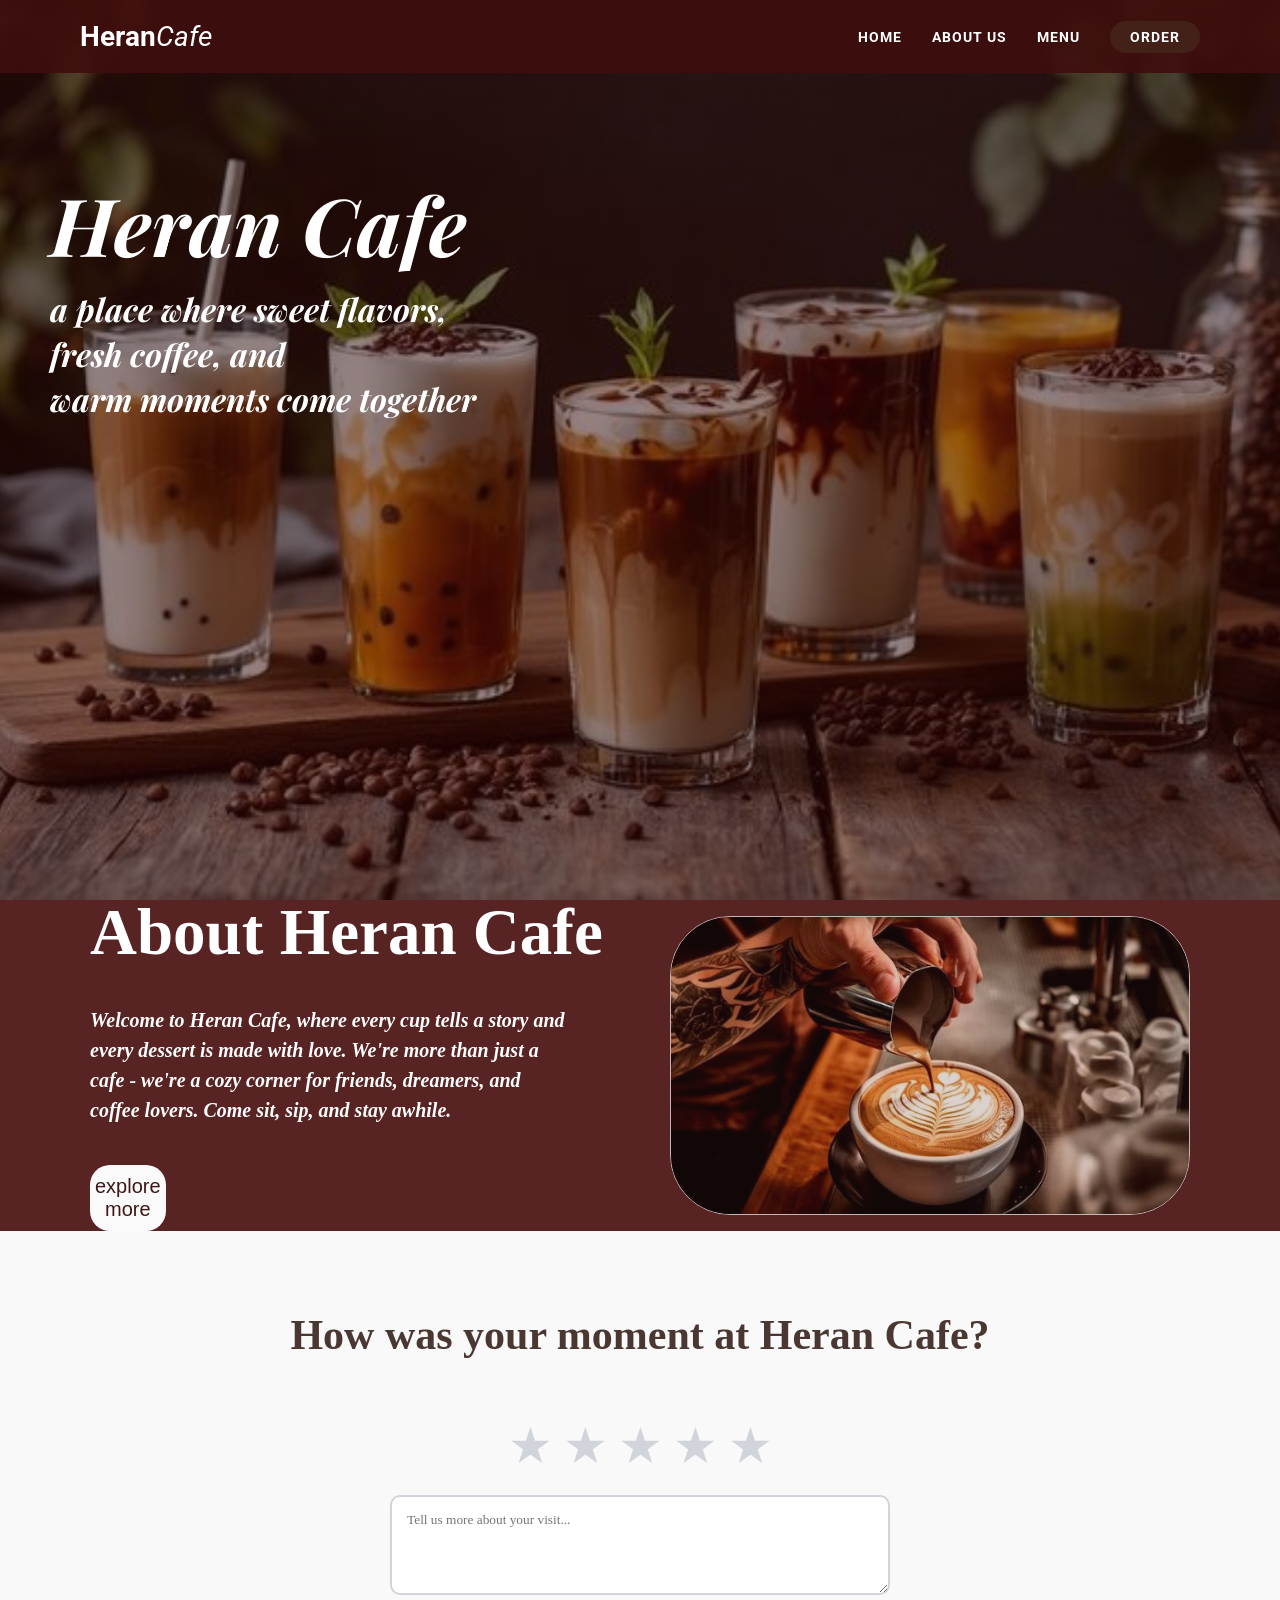
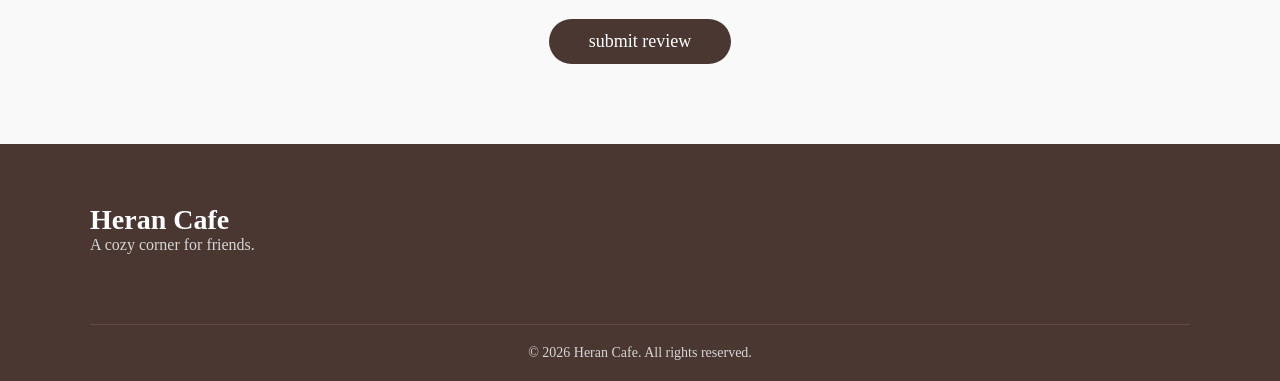
<file: index.html>
<!DOCTYPE html>
<html lang="en">
<head>
    <meta charset="UTF-8">
    <meta name="viewport" content="width=device-width, initial-scale=1.0">
    <title>Heran Cafe</title>
    <link rel="stylesheet" href="style.css">
    <link href="https://fonts.googleapis.com/css2?family=Playfair+Display:ital,wght@1,700&family=Roboto:wght@400;700&display=swap" rel="stylesheet">
</head>
<body class="body">
    <div class="back">

    <header class="hero-section">
        <nav class="navbar">
            <div class="logo">Heran<span>Cafe</span></div>
            <ul class="nav-links">
                <li class="home"><a href="#">HOME</a></li>
              <li class="about"><a href="#about-us" class="smooth-scroll">ABOUT US</a></li>
                <li class="menu"><a href="menu.html">MENU</a></li>
                <li class="order"><a href="#" class="order-btn">ORDER</a></li>
            </ul>
        </nav>

        <div class="hero-content">
            <h1>Heran Cafe</h1>
            <p>a place where sweet flavors,<br>
               fresh coffee, and<br>
               warm moments come together</p>
        </div>
    </header>
</div>
<section class="about-us" id="about-us">
   <section class="story-section">
        <div class="container">
            <div class="text-content">
                <h1 class="main-title">About Heran Cafe</h1>
                
                <p class="description">
                    Welcome to Heran Cafe, where every cup tells a 
                    story and every dessert is made with love. We're 
                    more than just a cafe - we're a cozy corner for 
                    friends, dreamers, and coffee lovers. Come sit, 
                    sip, and stay awhile.
                </p>

                <button class="btn-explore">explore <br>more</button>
            </div>

            <div class="image-wrapper">
               <img src="download (8).jpg" alt="Cafe Image">
            </div>
        </div>
    </section>
</section>
<script>
document.querySelectorAll('.smooth-scroll').forEach(anchor => {
    anchor.addEventListener('click', function(e) {
        e.preventDefault();
        const target = document.querySelector(this.getAttribute('href'));
        target.scrollIntoView({ behavior: 'smooth' });
    });
});
</script>
<section class="rating-section">
    <div class="rating-container">
        <h2>How was your moment at Heran Cafe?</h2>
        <p>Your feedback helps our dreamers grow.</p>
        
        <div class="stars">
            <span class="star" data-value="5">&#9733;</span>
            <span class="star" data-value="4">&#9733;</span>
            <span class="star" data-value="3">&#9733;</span>
            <span class="star" data-value="2">&#9733;</span>
            <span class="star" data-value="1">&#9733;</span>
        </div>
        
        <textarea placeholder="Tell us more about your visit..."></textarea>
        <br>
        <button class="btn-submit">submit review</button>
    </div>
</section>

<footer class="footer">
    <div class="footer-content">
        <div class="footer-brand">
            <h3>Heran Cafe</h3>
            <p>A cozy corner for friends.</p>
        </div>
       
        <div class="footer-social">
            <p>© 2026 Heran Cafe. All rights reserved.</p>
        </div>
    </div>
</footer>
</body>
</html>
</file>
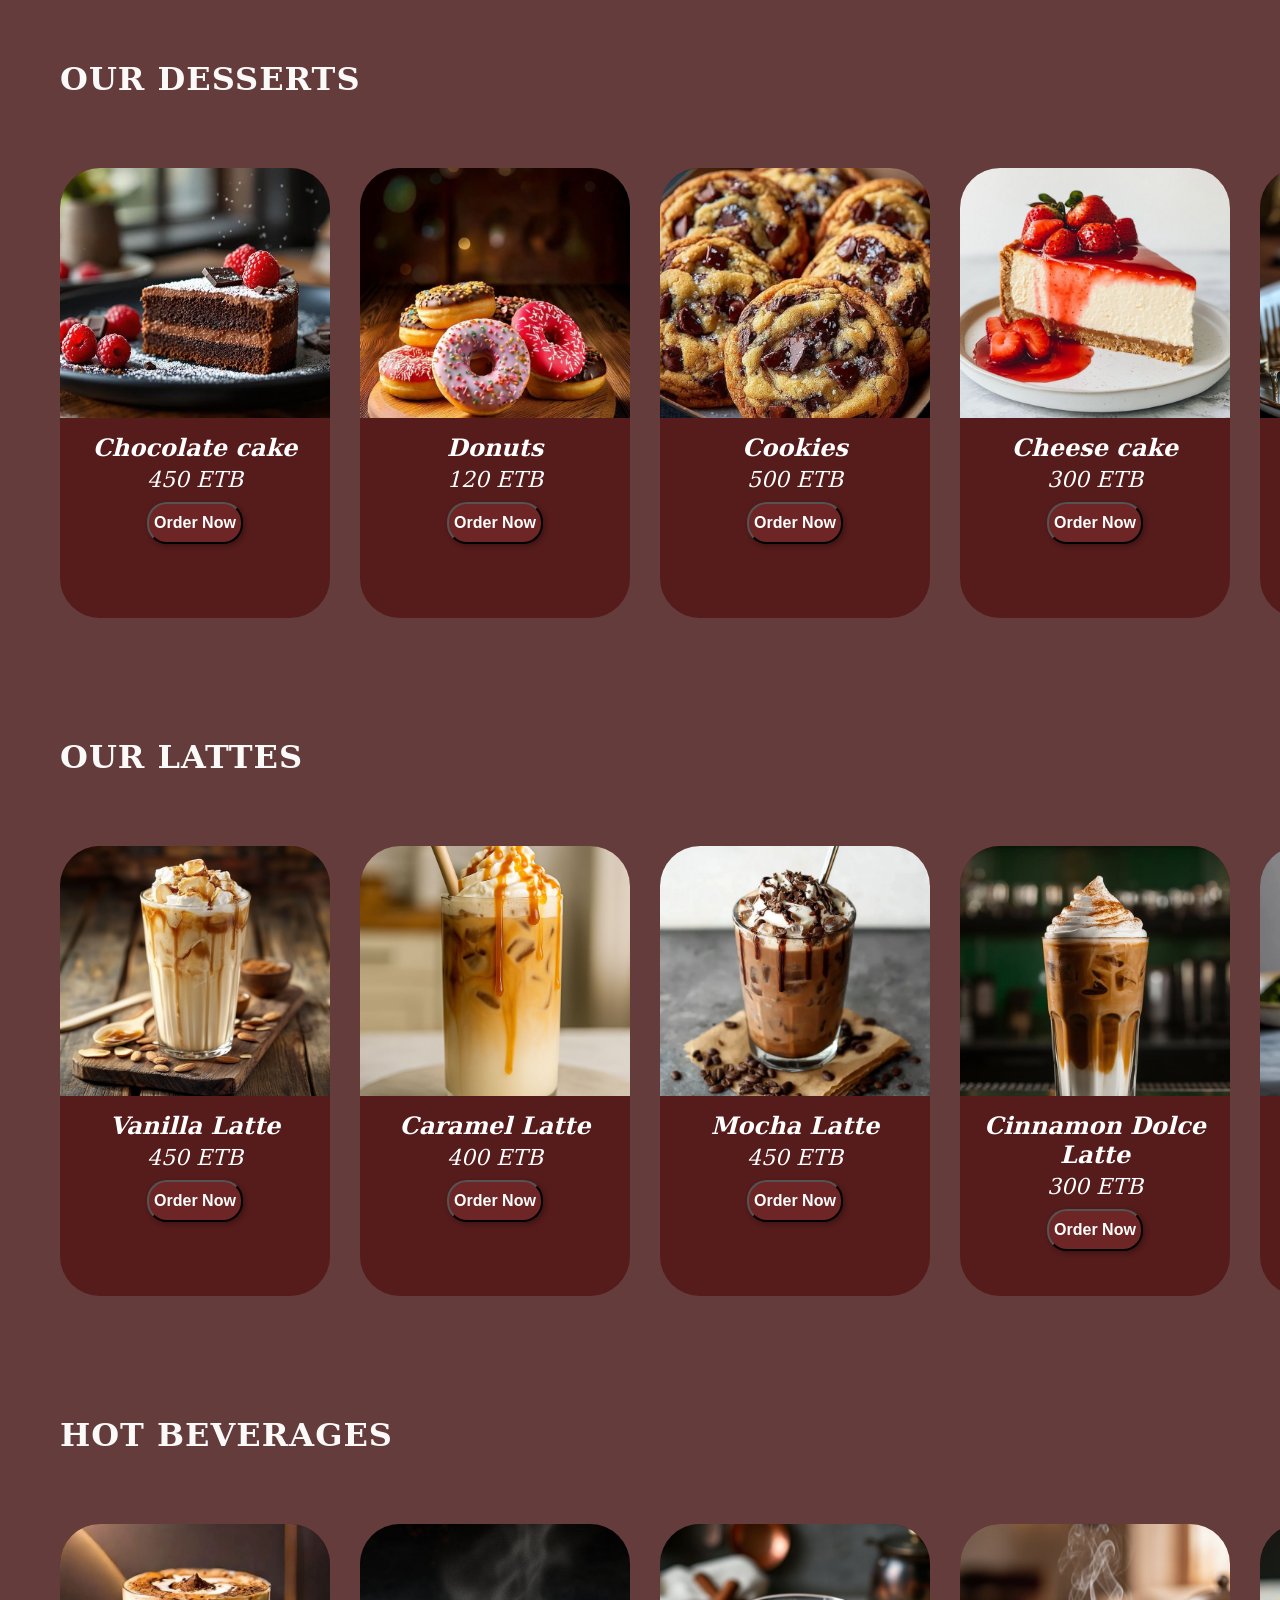
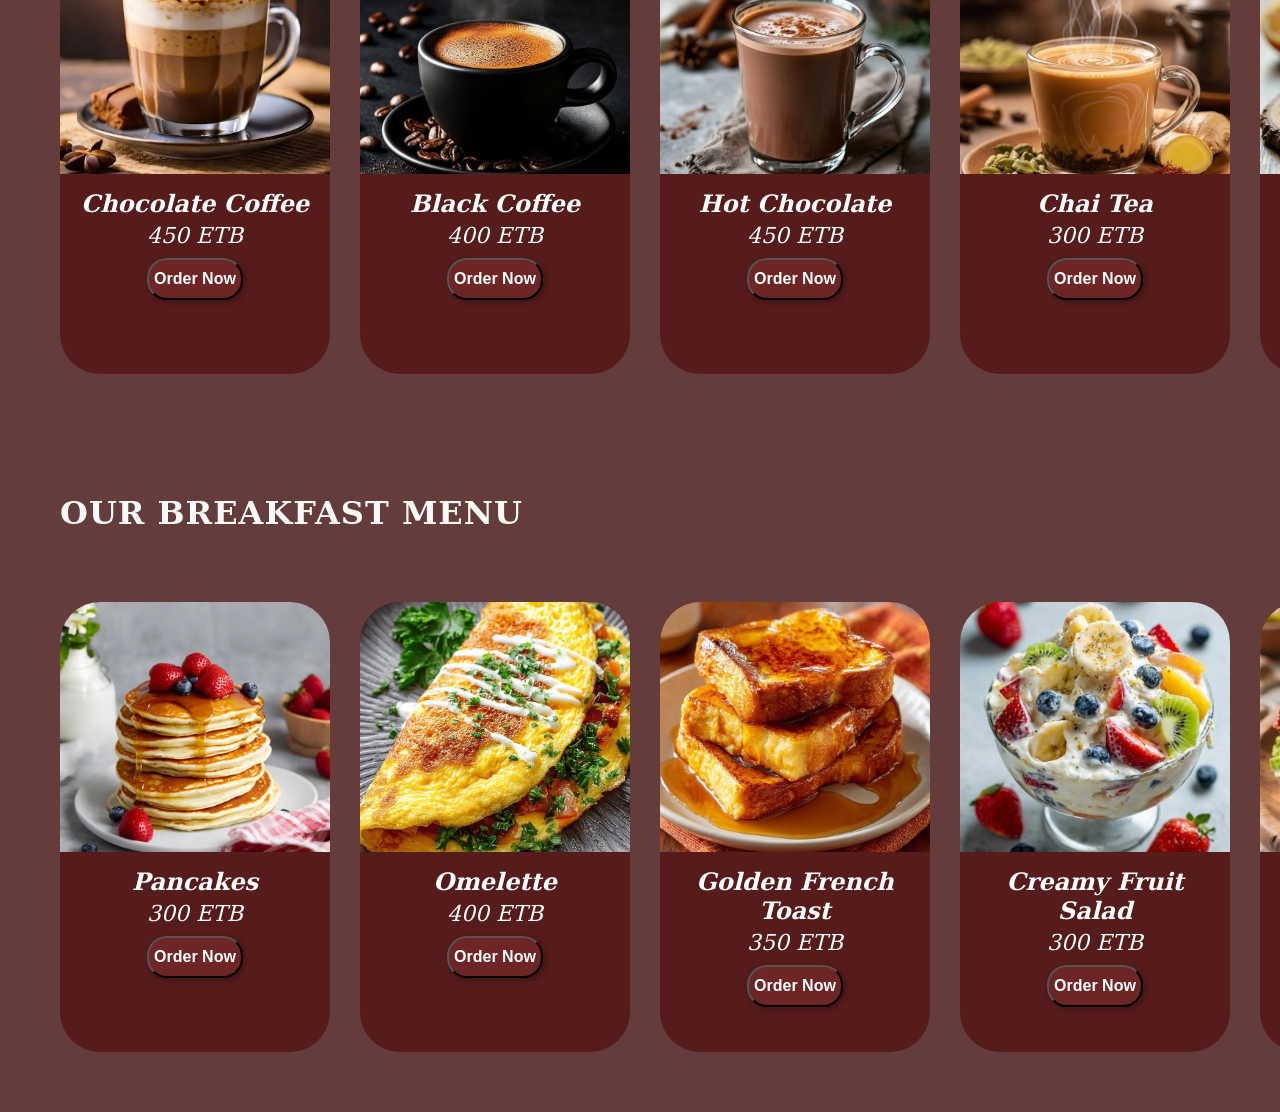
<file: menu.html>
<!DOCTYPE html>
<html>
    <head>
        <link rel="stylesheet" href="style.css">
    </head>
    <body>
        <section class="menu-section">
    <h2 class="menu-title">OUR DESSERTS</h2>
    
    <div class="menu-grid">
        
        <div class="menu-item">
            <img src="cake1.jpg" alt="Chocolate Cake">
            <div class="item-info">
                <h3>Chocolate cake</h3>
                <p>450 ETB</p>
                <button class="button">Order Now</button>
            </div>
        
        </div>

        <div class="menu-item">
            <img src="donut.jpg" alt="Donuts">
            <div class="item-info">
                <h3>Donuts</h3>
                <p>120 ETB</p>
                <button class="button">Order Now</button>
            </div>
        </div>


        <div class="menu-item">
            <img src="cookie.jpg" alt="Cookies">
            <div class="item-info">
                <h3>Cookies</h3>
                <p>500 ETB</p>
                <button class="button">Order Now</button>
            </div>
        </div>


        <div class="menu-item">
            <img src="Cheese.jpg" alt="Cheese cake">
            <div class="item-info">
                <h3>Cheese cake</h3>
                <p>300 ETB</p>
                <button class="button">Order Now</button>
            </div>
        </div>
       

        <div class="menu-item">
            <img src="caramel.jpg" alt="Caramel cake">
            <div class="item-info">
                <h3>Caramel cake</h3>
                <p>325 ETB</p>
                <button class="button">Order Now</button>
            </div>
        </div>
      

        <div class="menu-item">
            <img src="cup.jpg" alt="Chocolate cup cake">
            <div class="item-info">
                <h3>Chocolate cup cake</h3>
                <p>250 ETB</p>
                <button class="button">Order Now</button>
            </div>
        </div>
        
    </div>
</section>
<section class="menu-section">
    <h2 class="menu-title">Our Lattes</h2>
    
    <div class="menu-grid">
        
        <div class="menu-item">
            <img src="van.jpg" alt="Vanilla Latte">
            <div class="item-info">
                <h3>Vanilla Latte</h3>
                <p>450 ETB</p>
                <button class="button">Order Now</button>
            </div>
        
        </div>

        <div class="menu-item">
            <img src="car.jpg" alt="Caramel Latte">
            <div class="item-info">
                <h3>Caramel Latte</h3>
                <p>400 ETB</p>
                <button class="button">Order Now</button>
            </div>
        </div>


        <div class="menu-item">
            <img src="moo.jpg" alt="Mocha Latte">
            <div class="item-info">
                <h3>Mocha Latte</h3>
                <p>450 ETB</p>
                <button class="button">Order Now</button>
            </div>
        </div>


        <div class="menu-item">
            <img src="c.jpg" alt="Cinnamon Dolce Latte">
            <div class="item-info">
                <h3>Cinnamon Dolce Latte</h3>
                <p>300 ETB</p>
                <button class="button">Order Now</button>
            </div>
        </div>
       

        <div class="menu-item">
            <img src="ma.jpg" alt="Matcha Latte">
            <div class="item-info">
                <h3>Matcha Latte</h3>
                <p>325 ETB</p>
                <button class="button">Order Now</button>
            </div>
        </div>
       <div class="menu-item">
            <img src="ha.jpg" alt="Iced Latte">
            <div class="item-info">
                <h3>Caramel Latte</h3>
                <p>400 ETB</p>
                <button class="button">Order Now</button>
            </div>
        </div>
</section>
     
<section class="menu-section">
    <h2 class="menu-title">Hot Beverages</h2>
    
    <div class="menu-grid">
        
        <div class="menu-item">
            <img src="coffee.jpg" alt="Chocolate Coffee">
            <div class="item-info">
                <h3>Chocolate Coffee</h3>
                <p>450 ETB</p>
                <button class="button">Order Now</button>
            </div>
        
        </div>

        <div class="menu-item">
            <img src="black.jpg" alt="Black Coffee">
            <div class="item-info">
                <h3>Black Coffee</h3>
                <p>400 ETB</p>
                <button class="button">Order Now</button>
            </div>
        </div>


        <div class="menu-item">
            <img src="hot.jpg" alt="Hot Chocolate">
            <div class="item-info">
                <h3>Hot Chocolate</h3>
                <p>450 ETB</p>
                <button class="button">Order Now</button>
            </div>
        </div>


        <div class="menu-item">
            <img src="tea.jpg" alt="Chai Tea">
            <div class="item-info">
                <h3>Chai Tea</h3>
                <p>300 ETB</p>
                <button class="button">Order Now</button>
            </div>
        </div>
       

        <div class="menu-item">
            <img src="haa.jpg" alt="Herbal Tea">
            <div class="item-info">
                <h3>Herbal Tea</h3>
                <p>325 ETB</p>
                <button class="button">Order Now</button>
            </div>
        </div>
      

        <div class="menu-item">
            <img src="ameri.jpg" alt="Americano">
            <div class="item-info">
                <h3>Honey Lavender Latte</h3>
                <p>250 ETB</p>
                <button class="button">Order Now</button>
            </div>
        </div>
        
    </div>
</section>

<section class="menu-section">
    <h2 class="menu-title">Our Breakfast menu</h2>
    
    <div class="menu-grid">
        
        <div class="menu-item">
            <img src="pan.jpg" alt="Pancakes">
            <div class="item-info">
                <h3>Pancakes</h3>
                <p>300 ETB</p>
                <button class="button">Order Now</button>
            </div>
        
        </div>

        <div class="menu-item">
            <img src="om.jpg" alt="omelette">
            <div class="item-info">
                <h3>Omelette</h3>
                <p>400 ETB</p>
                <button class="button">Order Now</button>
            </div>
        </div>


        <div class="menu-item">
            <img src="go.jpg" alt="golden french toast">
            <div class="item-info">
                <h3>Golden French Toast</h3>
                <p>350 ETB</p>
                <button class="button">Order Now</button>
            </div>
        </div>


        <div class="menu-item">
            <img src="cream.jpg" alt="creamy fruit salad">
            <div class="item-info">
                <h3>Creamy Fruit Salad</h3>
                <p>300 ETB</p>
                <button class="button">Order Now</button>
            </div>
        </div>
       

        <div class="menu-item">
            <img src="sa.jpg" alt="salad">
            <div class="item-info">
                <h3>Salad</h3>
                <p>250 ETB</p>
                <button class="button">Order Now</button>
            </div>
        </div>
      

        <div class="menu-item">
            <img src="m.jpg" alt="Brussel waffles">
            <div class="item-info">
                <h3>Brussel Waffles</h3>
                <p>300 ETB</p>
                <button class="button">Order Now</button>
            </div>
        </div>
        
    </div>
</section>
    </body>
</html>
</file>
<file: style.css>
* {
    margin: 0;
    padding: 0;
    box-sizing: border-box;
}

body {
    font-family: 'Roboto', sans-serif;
}

.hero-section {
    height: 100vh;
    width: 100%;
    /* Dark linear-gradient creates the "overlay" look from the image */
    background: linear-gradient(rgba(47, 6, 6, 0.5), rgba(48, 4, 4, 0.5)), 
                url('rr.jpg'); 
    background-size: cover;
    background-position: center;
    color: white;
    padding: 20px 50px;
}

.home:hover {
    text-decoration: underline;/* Lighter shade of white for hover effect */
}
.about:hover {
    text-decoration: underline;
    /* Lighter shade of white for hover effect */
}
.menu:hover {
    text-decoration: underline;/* Lighter shade of white for hover effect */
}
.order:hover {
  /* gold/coffee color */
  color: rgb(251, 242, 242); /* text color change */
  transform: scale(1.1) ; 
  border-color: #fffcfb;/* small pop effect */
}

/* Navbar Styling */
.navbar {
   background-color: rgba(63, 14, 14, 0.9)  ;
  color: white;
  padding: 20px 80px;
  display: flex;
  justify-content: space-between;
  align-items: center;
   position: fixed;
  top:0;
  left: 0;
  width:100%;

  
}

.logo {
    font-size: 28px;
    font-weight: bold;
}

.logo span {
    font-weight: normal;
    font-style: italic; /* Mimics the two-tone logo */
}

.nav-links {
    list-style: none;
    display: flex;
    align-items: center;
}

.nav-links li {
    margin-left: 30px;
}

.nav-links a {
    text-decoration: none;
    color: white;
    font-weight: bold;
    font-size: 14px;
    letter-spacing: 1px;
}

/* The ORDER button pill shape */
.order-btn {
    background-color: #432118; /* Dark chocolate brown */
    padding: 8px 20px;
    border-radius: 20px;
}

/* Central Text Styling */
.hero-content {
    margin-top: 150px;
   
   
}


.hero-content h1 {
    font-family: 'Playfair Display', serif;
    font-size: 80px;
    font-style: italic;
    margin-bottom: 10px;
}

.hero-content p {
    font-family: 'Playfair Display', serif;
    font-size: 32px;
    font-style: italic;
    line-height: 1.4;
    font-weight: bold;
}
.menu-section {
    background-color: rgb(100, 60, 60);
   /* Deep burgundy/red background */
    padding: 60px ;
    
    width: fit-content;
    color: rgb(228, 180, 180);
    box-sizing: border-box;
    height: fit-content;
}

.menu-title {
    font-family: 'serif';
    font-size: 32px;
    margin-bottom: 50px;
    text-transform: uppercase;
    letter-spacing: 1px;
    margin-right: 0px;
    margin-top: 0px;
    color: #fcf9f9;
}

/* Grid layout for 3 columns */
.menu-grid {
    display: flex;
     
padding-top: 20px;
     
    gap: 30px;
}

/* Individual White Cards */
.menu-item {
    background-color: rgb(86, 27, 27);
    border-radius: 40px; /* Large rounded corners from image */
    overflow: hidden;
    text-align: center;
    padding-bottom: 20px;
    box-shadow: #432118;
    
    flex: 0 0 270px; /* fixed width 250px */

      opacity: 0;
    transform: translateX(-60px);
     animation: slideRight 0.7s ease forwards;
    transition: transform 0.3s ease, box-shadow 0.8s ease;
}
.menu-item:nth-child(1){animation-delay:0.2s;}
.menu-item:nth-child(2){animation-delay:0.4s;}
.menu-item:nth-child(3){animation-delay:0.6s;}
.menu-item:nth-child(4){animation-delay:0.8s;}
.menu-item:nth-child(5){animation-delay:1s;}
.menu-item:nth-child(6){animation-delay:1.2s;}
@keyframes slideRight{
    to{
        opacity:1;
        transform:translateX(0);
    }
}
.menu-item img {
    width: 100%;
    height: 250px;
    object-fit: cover;
    display: block;
}

/* Text inside the white cards */
.item-info {
    padding: 15px 10px;
    color: #ffffff; /* Matching the red for the text */
}

.item-info h3 {
    font-family: 'serif';
    font-style: italic;
    font-size: 24px;
    margin-bottom: 5px;
}

.item-info p {
    font-family: 'serif';
    font-style: italic;
    font-size: 22px;
}

/* Responsive: 1 column on small screens */
@media (max-width: 900px) {
    .menu-grid {
        grid-template-columns: 1fr;
    }
}
.button{
    background-color: #6e2525;
    border-radius: 20px;
    box-shadow: 2px 2px 5px rgba(0,0,0,0.3);
    box-sizing: linear-gradient(rgba(123, 17, 34, 0.8), rgba(123, 17, 34, 0.8));
    color: white;
    font-weight: bolder;
    font-size: 16px;
   margin: 10px;
   padding: 10px 5px;
    transition: 0.3s;
}
.button:hover{
    background-color: #f4eeee;
    color: #611414;
    transform: scale(1.1);
}
.menu-item:hover{
    transform: translateY(-20px);
    box-shadow: 0 25px 45px rgba(0,0,0,0.3);
}
.menu-title{
    text-align:left;
}
.menu-item:hover img {
    transform: scale(1.05);
}
.about-us{
    background-color: #572323;;
}
.body{
    color: #fafafa;
    background-color: #dcb4b4;
}
/* General Reset */
* {
    margin: 0;
    padding: 0;
    box-sizing: border-box;
}


.container {
    display: flex;
    justify-content: space-between;
    align-items: center;
    max-width: 1100px;
    margin: auto;
    gap: 60px;
}

/* Text Side Styling */
.text-content {
    flex: 1;
}

.main-title {
    font-family: 'Fredoka One', cursive; /* Matches the thick, rounded look */
    font-size: 65px;
    color: #ffffff; /* The exact dark brown from the image */
    margin-bottom: 40px;
    line-height: 1;
   
}

.description {
    font-family: 'Lora', serif;
    font-weight: 700;
    font-style: italic;
    font-size: 20px;
    line-height: 1.5;
    color: #fffefe;
    margin-bottom: 40px;
    max-width: 480px;
}

/* Button Styling */
.btn-explore {
    background-color: #fafafa; /* Light grey button */
    border: none;
    color: rgb(63, 23, 23);
    padding: 10px 5px;
  
    font-size: 20px;
    cursor: pointer;
    border-radius: 20px;
    transition: 0.3s;
}

.btn-explore:hover {
    background-color: rgb(79, 33, 33);
    color: rgb(255, 255, 255);
    border-radius: 20px;
     transform: scale(1.05);

}

/* Image Side Styling */
.image-wrapper {
    flex: 1;
     display: flex;
    justify-content: flex-end;
}

.image-wrapper img {
    width: 100%;
    opacity: 0.8;
   
    height: auto;
    
    /* The very specific rounded corners from your image */
    border-radius: 60px; 
    box-shadow: #000;
    border: 1px solid #ddd; 
    
    display: flex;
    justify-content: space-between;
    align-items: right;
    max-width: 1100px;
    margin: auto;
    gap: 60px;

}

/* Responsive: Stacks on mobile */
/* --- Rating Section Styles --- */
.rating-section {
    background-color: #f9f9f9;
    padding: 80px 20px;
    text-align: center;
}

.rating-container h2 {
    font-family: 'Fredoka One', cursive;
    color: #4A3732;
    font-size: 42px;
    margin-bottom: 10px;
}

.rating-container p {
    font-family: 'Lora', serif;
    font-style: italic;
    margin-bottom: 30px;
}

/* Star Rating System (Pure CSS Hover) */
.stars {
    display: flex;
    flex-direction: row-reverse;
    justify-content: center;
    font-size: 50px;
    margin-bottom: 20px;
}

.star {
    cursor: pointer;
    color: #D1D5DB; /* Grey stars by default */
    transition: color 0.2s;
    padding: 0 5px;
}

.star:hover,
.star:hover ~ .star {
    color: #4A3732; /* Brown stars on hover */
}

textarea {
    width: 100%;
    max-width: 500px;
    height: 100px;
    padding: 15px;
    border: 2px solid #D1D5DB;
    border-radius: 10px;
    font-family: 'Lora', serif;
    margin-bottom: 20px;
    outline: none;
}

.btn-submit {
    background-color: #4A3732;
    color: white;
    border: none;
    padding: 12px 40px;
    font-family: 'Fredoka One', cursive;
    font-size: 18px;
    border-radius: 50px;
    cursor: pointer;
    transition: 0.3s;
}

.btn-submit:hover {
    background-color: #634a44;
    transform: translateY(-2px);
}

/* --- Footer Styles --- */
.footer {
    background-color: #4A3732;
    color: #D6D6D6;
    padding: 60px 20px 20px;
    font-family: 'Lora', serif;
}

.footer-content {
    max-width: 1100px;
    margin: 0 auto;
    display: flex;
    justify-content: space-between;
    align-items: center;
    flex-wrap: wrap;
    gap: 30px;
}

.footer-brand h3 {
    font-family: 'Fredoka One', cursive;
    font-size: 28px;
    color: #fff;
}

.footer-links a {
    color: #D6D6D6;
    text-decoration: none;
    margin: 0 15px;
    font-weight: bold;
}

.footer-links a:hover {
    color: #fff;
}

.footer-social {
    width: 100%;
    text-align: center;
    margin-top: 40px;
    border-top: 1px solid #634a44;
    padding-top: 20px;
    font-size: 14px;
}
</file>
